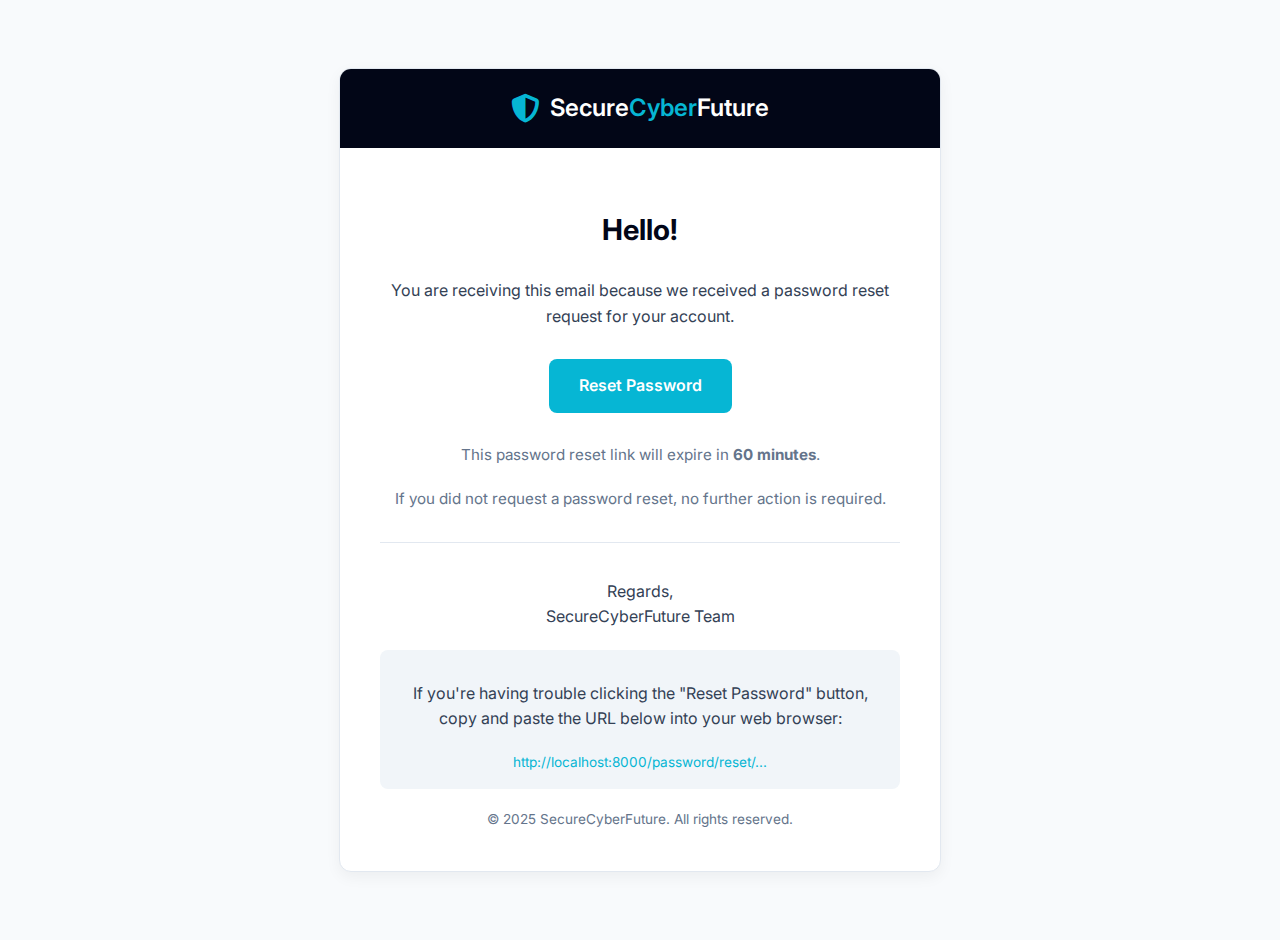
<file: emailformat.html>
<!DOCTYPE html>
<html lang="en">
<head>
    <meta charset="UTF-8">
    <meta name="viewport" content="width=device-width, initial-scale=1.0">
    <title>Password Reset Request</title>
    <link href="https://fonts.googleapis.com/css2?family=Inter:wght@300;400;500;600;700&display=swap" rel="stylesheet">
    <link rel="stylesheet" href="https://cdnjs.cloudflare.com/ajax/libs/font-awesome/6.4.0/css/all.min.css">
    <style>
        :root {
            --primary: #06b6d4;
            --primary-dark: #0891b2;
            --secondary: #0f172a;
            --secondary-dark: #020617;
            --background: #f8fafc;
            --background-alt: #f1f5f9;
            --text: #334155;
            --text-light: #64748b;
            --border: #e2e8f0;
            --white: #ffffff;
        }

        body {
            font-family: 'Inter', sans-serif;
            background-color: var(--background);
            color: var(--text);
            line-height: 1.6;
            margin: 0;
            padding: 20px;
            display: flex;
            justify-content: center;
            align-items: center;
            min-height: 100vh;
        }

        .email-container {
            max-width: 600px;
            width: 100%;
            background-color: var(--white);
            border-radius: 12px;
            overflow: hidden;
            box-shadow: 0 5px 15px rgba(0, 0, 0, 0.05);
            border: 1px solid var(--border);
        }

        .email-header {
            background-color: var(--secondary-dark);
            padding: 20px;
            text-align: center;
        }

        .logo {
            display: inline-flex;
            align-items: center;
            gap: 10px;
            color: var(--white);
            font-size: 1.5rem;
            font-weight: 600;
        }

        .logo i {
            font-size: 1.8rem;
            color: var(--primary);
        }

        .highlight {
            color: var(--primary);
        }

        .email-content {
            padding: 40px;
        }

        h1 {
            color: var(--secondary-dark);
            font-size: 1.8rem;
            margin-bottom: 25px;
            text-align: center;
        }

        p {
            margin-bottom: 20px;
            color: var(--text);
            font-size: 1rem;
            text-align: center;
        }

        .action-button-container {
            margin: 30px 0;
            text-align: center;
        }

        .reset-button {
            display: inline-block;
            padding: 14px 30px;
            background-color: var(--primary);
            color: var(--white);
            text-decoration: none;
            border-radius: 8px;
            font-weight: 600;
            font-size: 1rem;
            transition: all 0.3s ease;
            text-align: center;
        }

        .reset-button:hover {
            background-color: var(--primary-dark);
            transform: translateY(-2px);
            box-shadow: 0 5px 15px rgba(6, 182, 212, 0.2);
        }

        .expiry-note {
            color: var(--text-light);
            font-size: 0.95rem;
            text-align: center;
        }

        .disclaimer {
            color: var(--text-light);
            font-size: 0.95rem;
            text-align: center;
            margin-top: 20px;
        }

        .email-footer {
            margin-top: 30px;
            padding-top: 20px;
            border-top: 1px solid var(--border);
            text-align: center;
        }

        .trouble-text {
            margin: 20px 0;
            padding: 15px;
            background-color: var(--background-alt);
            border-radius: 8px;
            font-size: 0.9rem;
            text-align: center;
        }

        .plain-url {
            display: block;
            word-break: break-word;
            color: var(--primary);
            text-decoration: none;
            margin-top: 10px;
            font-size: 0.85rem;
        }

        .plain-url:hover {
            color: var(--primary-dark);
            text-decoration: underline;
        }

        .copyright {
            text-align: center;
            color: var(--text-light);
            font-size: 0.85rem;
            margin-top: 20px;
        }

        /* Mobile Responsive Styles */
        @media (max-width: 640px) {
            body {
                padding: 10px;
            }

            .email-container {
                width: 100%;
                border-radius: 8px;
            }

            .email-content {
                padding: 25px;
            }
            
            h1 {
                font-size: 1.5rem;
            }

            .reset-button {
                display: block;
                width: 100%;
                text-align: center;
                padding: 12px;
                font-size: 1rem;
            }

            .trouble-text {
                font-size: 0.85rem;
                padding: 12px;
            }

            .plain-url {
                font-size: 0.8rem;
                word-break: break-word;
            }
        }
    </style>
</head>
<body>
    <div class="email-container">
        <div class="email-header">
            <div class="logo">
                <i class="fas fa-shield-alt"></i>
                <span>Secure<span class="highlight">Cyber</span>Future</span>
            </div>
        </div>
        
        <div class="email-content">
            <h1>Hello!</h1>
            
            <p>You are receiving this email because we received a password reset request for your account.</p>
            
            <div class="action-button-container">
                <a href="reset-pass.html" class="reset-button">
                    Reset Password
                </a>
            </div>
            
            <p class="expiry-note">This password reset link will expire in <strong>60 minutes</strong>.</p>
            
            <p class="disclaimer">If you did not request a password reset, no further action is required.</p>
            
            <div class="email-footer">
                <p>Regards,<br>SecureCyberFuture Team</p>
                
                <div class="trouble-text">
                    <p>If you're having trouble clicking the "Reset Password" button, copy and paste the URL below into your web browser:</p>
                    <a href="http://localhost:8000/password/reset/..." class="plain-url">
                        http://localhost:8000/password/reset/...
                    </a>
                </div>
                
                <div class="copyright">
                    © 2025 SecureCyberFuture. All rights reserved.
                </div>
            </div>
        </div>
    </div>
</body>
</html>
</file>
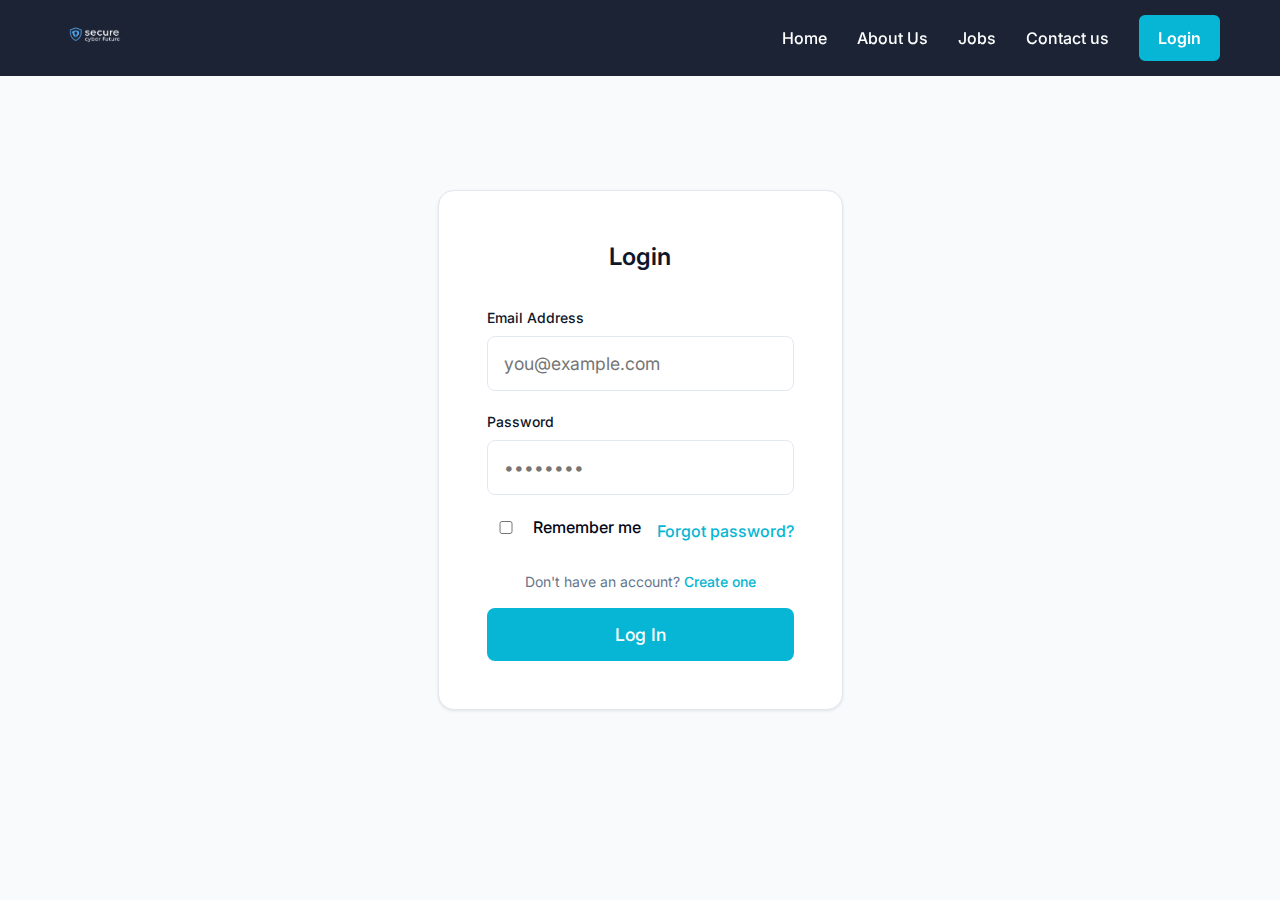
<file: login.html>
<!DOCTYPE html>
<html lang="en">
<head>
    <meta charset="UTF-8">
    <meta name="viewport" content="width=device-width, initial-scale=1.0">
    <title>Login | SecureCyberFuture</title>
    <link rel="stylesheet" href="https://cdnjs.cloudflare.com/ajax/libs/font-awesome/6.4.0/css/all.min.css">
    <link href="https://fonts.googleapis.com/css2?family=Inter:wght@300;400;500;600;700&display=swap" rel="stylesheet">
    <link rel="stylesheet" href="style.css">
    <link rel="stylesheet" href="login.css">
</head>
<body>
    <header>
        <div class="container">
            <div class="logo">
                <img src="Logo3.png"  alt="Secure Cyber Future">
            </div>
            <nav>
                <ul class="nav-links">
                    <li><a href="index.html" >Home</a></li>
                    <li><a href="about.html">About Us</a></li>
                    <li><a href="#benefits">Jobs</a></li>
                    <li><a href="contact.html">Contact us</a></li>
        
                    <li class="nav-btn"><a href="login.html" class="btn btn-primary-dark">Login</a></li>
                </ul>
                <div class="mobile-menu-btn">
                    <span></span>
                    <span></span>
                    <span></span>
                </div>
            </nav>
        </div>
    </header>

    <!-- Added spacing container -->
    <div class="page-spacing">
        <div class="auth-container">
            <div class="auth-card">
                <div class="auth-header">
                    <h2>Login</h2>
                </div>
                
                <form class="auth-form">
                    <div class="input-group">
                        <label>Email Address</label>
                        <div class="input-field">
                            <input type="email" placeholder="you@example.com">
                        </div>
                    </div>
                    
                    <div class="input-group">
                        <label>Password</label>
                        <div class="input-field">
                            <input type="password" id="password" placeholder="••••••••">
                            <span class="toggle-pw" onclick="togglePassword()"></span>
                        </div>
                    </div>
                    
                    <div class="auth-options">
                        <label class="remember-option">
                          <input type="checkbox" name="remember">
                          Remember me
                        </label>
                        <a href="reset-pass-mail.html" class="forgot-pw">Forgot password?</a>
                      </div>
                      
                    <div class="auth-footer">
                        <p>Don't have an account? <a href="register.html">Create one</a></p>
                    </div>
                    <button type="submit" class="auth-btn">Log In</button>
                </form>
                
                
            </div>
        </div>
    </div>

    <script>
        function togglePassword() {
            const pwInput = document.getElementById('password');
            const toggleBtn = document.querySelector('.toggle-pw');
            
            if (pwInput.type === 'password') {
                pwInput.type = 'text';
                toggleBtn.classList.add('visible');
            } else {
                pwInput.type = 'password';
                toggleBtn.classList.remove('visible');
            }
        }
    </script>
</body>
</html>
</file>
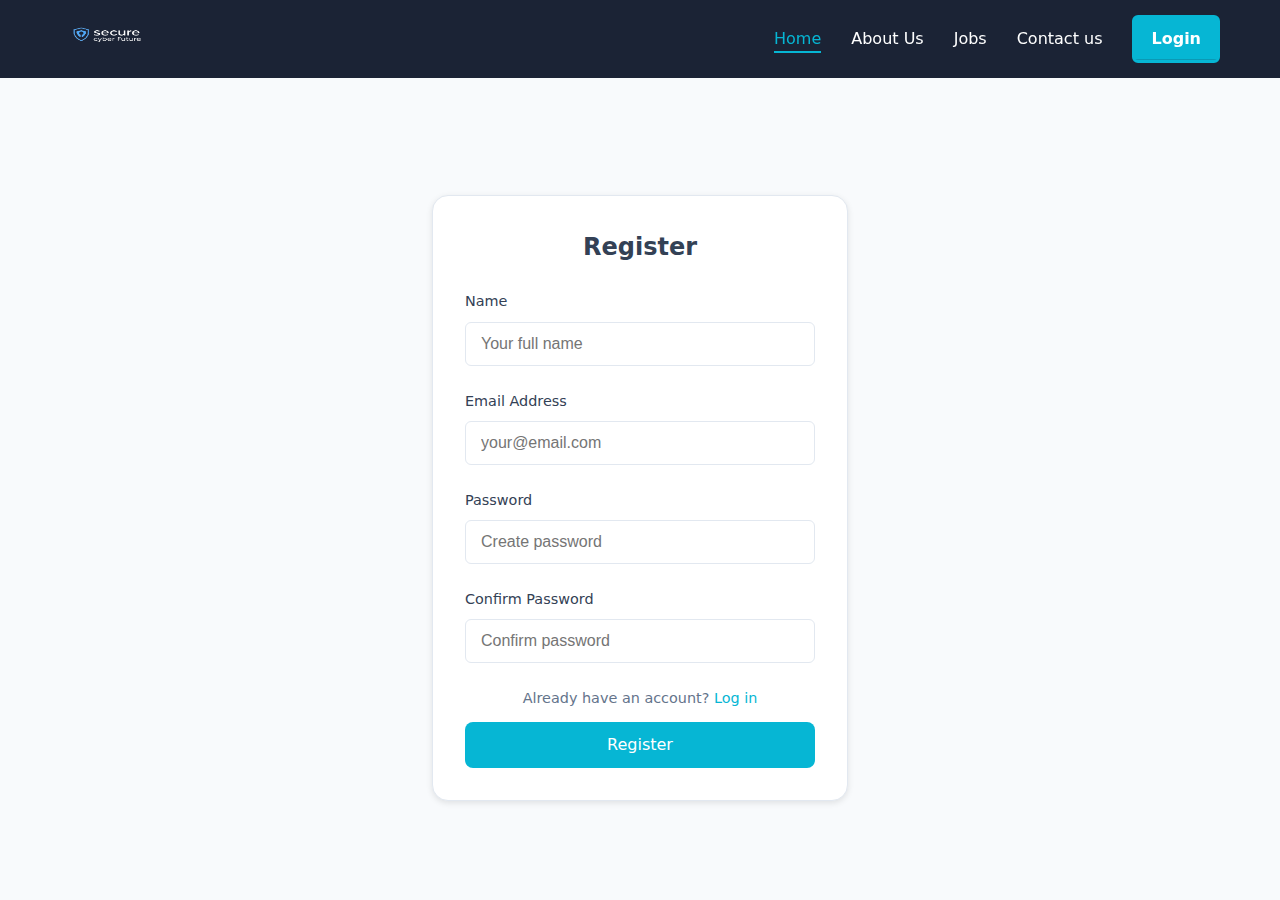
<file: register.html>
<!DOCTYPE html>
<html lang="en">
<head>
    <meta charset="UTF-8">
    <meta name="viewport" content="width=device-width, initial-scale=1.0">
    <title>Register</title>
    <link rel="stylesheet" href="register.css">
    <link rel="stylesheet" href="style.css">
</head>
<body>
    <header>
        <div class="container">
            <div class="logo">
                <img src="Logo3.png" height="60px" width="100px" alt="Secure Cyber Future">
            </div>
            <nav>
                <ul class="nav-links">
                    <li><a href="index.html" class="active">Home</a></li>
                    <li><a href="about.html">About Us</a></li>
                    <li><a href="#benefits">Jobs</a></li>
                    <li><a href="contact.html">Contact us</a></li>
        
                    <li class="nav-btn"><a href="login.html" class="btn btn-primary-dark">Login</a></li>
                </ul>
                <div class="mobile-menu-btn">
                    <span></span>
                    <span></span>
                    <span></span>
                </div>
            </nav>
        </div>
    </header>
    <main class="auth-container">
        <div class="auth-card">
            <h1 class="auth-title">Register</h1>
            
            <form class="auth-form">
                <div class="input-group">
                    <label>Name</label>
                    <input type="text" placeholder="Your full name">
                </div>
                
                <div class="input-group">
                    <label>Email Address</label>
                    <input type="email" placeholder="your@email.com">
                </div>
                
                <div class="input-group">
                    <label>Password</label>
                    <input type="password" placeholder="Create password">
                </div>
                
                <div class="input-group">
                    <label>Confirm Password</label>
                    <input type="password" placeholder="Confirm password">
                </div>
                <div class="auth-footer">
                    <p>Already have an account? <a href="login.html">Log in</a></p>
                </div>
                <button type="submit" class="primary-btn">Register</button>
            </form>
        </div>
    </main>
</body>
</html>
</file>
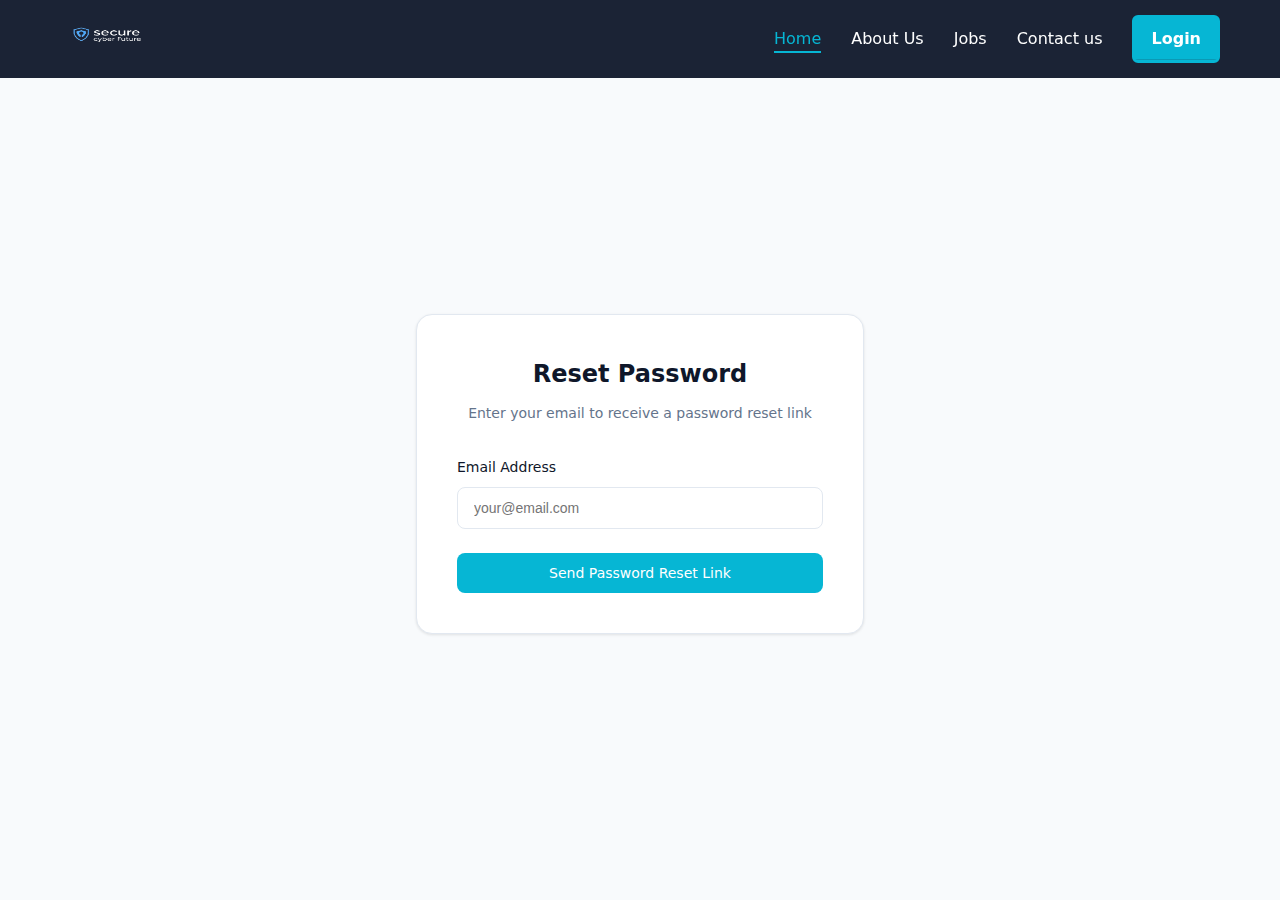
<file: reset-pass-mail.html>
<!DOCTYPE html>
<html lang="en">
<head>
    <meta charset="UTF-8">
    <meta name="viewport" content="width=device-width, initial-scale=1.0">
    <title>Reset Password</title>
    <link rel="stylesheet" href="reset-pass-mail.css">
    <link rel="stylesheet" href="style.css">
</head>
<body>
    <header>
        <div class="container">
            <div class="logo">
                <img src="Logo3.png" height="60px" width="100px" alt="Secure Cyber Future">
            </div>
            <nav>
                <ul class="nav-links">
                    <li><a href="index.html" class="active">Home</a></li>
                    <li><a href="about.html">About Us</a></li>
                    <li><a href="#benefits">Jobs</a></li>
                    <li><a href="contact.html">Contact us</a></li>
        
                    <li class="nav-btn"><a href="login.html" class="btn btn-primary-dark">Login</a></li>
                </ul>
                <div class="mobile-menu-btn">
                    <span></span>
                    <span></span>
                    <span></span>
                </div>
            </nav>
        </div>
    </header>
    <div class="auth-container">
        <div class="auth-card">
            <div class="auth-header">
                <h2>Reset Password</h2>
                <p>Enter your email to receive a password reset link</p>
            </div>
            
            <form class="auth-form">
                <div class="input-group">
                    <label for="email">Email Address</label>
                    <div class="input-field">
                        <input type="email" id="email" placeholder="your@email.com" required>
                    </div>
                </div>
                <button type="button" class="auth-btn" onclick="window.location.href='emailformat.html';">
                    Send Password Reset Link
                </button>
                
            </form>
        </div>
    </div>
</body>
</html>
</file>
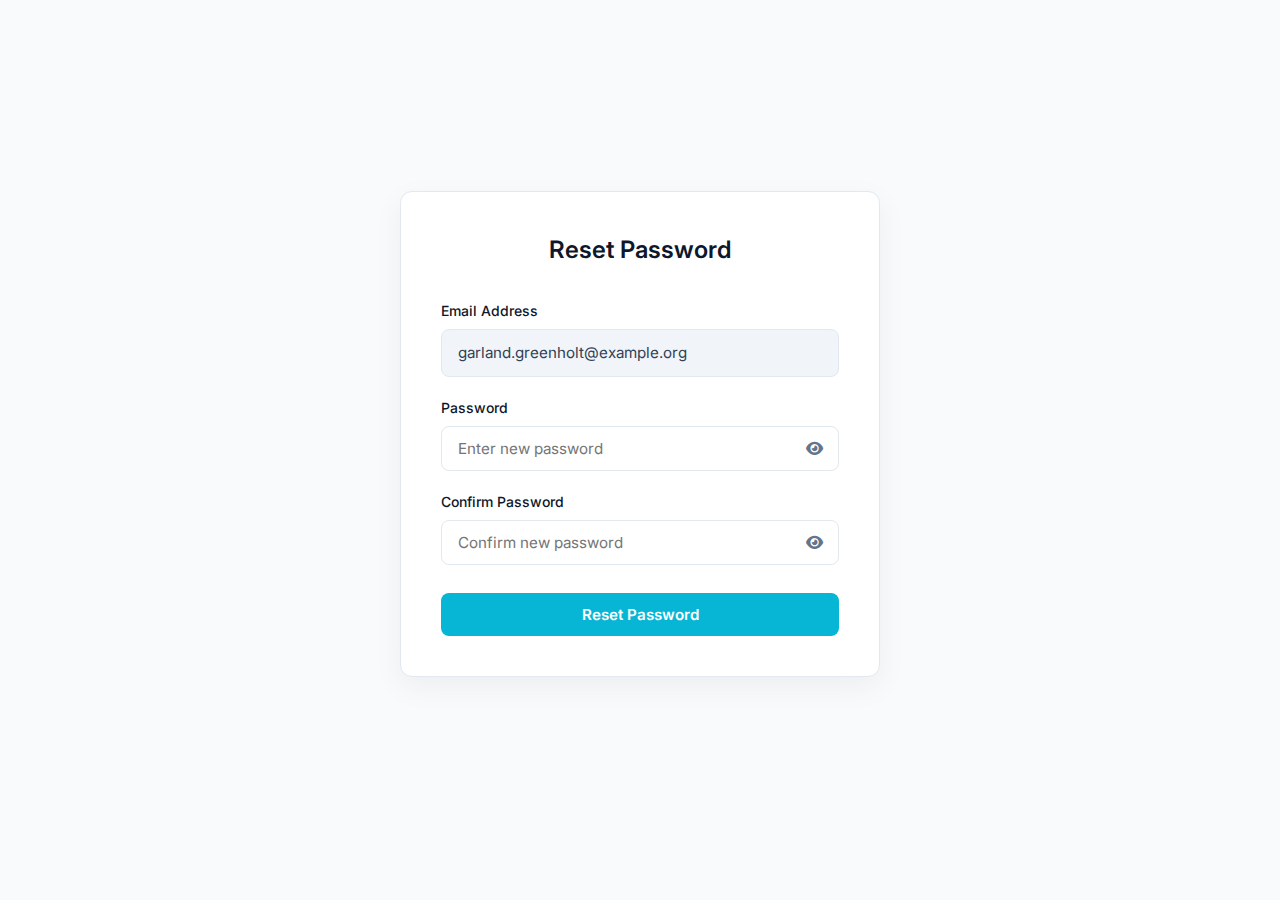
<file: reset-pass.html>
<!DOCTYPE html>
<html lang="en">

<head>
    <meta charset="UTF-8">
    <meta name="viewport" content="width=device-width, initial-scale=1.0">
    <title>Reset Password | SecureCyberFuture</title>
    <link href="https://fonts.googleapis.com/css2?family=Inter:wght@300;400;500;600;700&display=swap" rel="stylesheet">
    <link rel="stylesheet" href="https://cdnjs.cloudflare.com/ajax/libs/font-awesome/6.4.0/css/all.min.css">
   <link rel="stylesheet" href="reset-pass.css">
</head>

<body>
    <div class="reset-container">
        <div class="reset-card">
            <div class="reset-header">
                <h1>Reset Password</h1>
            </div>

            <form class="reset-form">
                <div class="form-group">
                    <label>Email Address</label>
                    <div class="email-display">garland.greenholt@example.org</div>
                </div>

                <div class="form-group">
                    <label for="password">Password</label>
                    <div class="input-wrapper">
                        <input type="password" id="password" placeholder="Enter new password" required>
                        <i class="fas fa-eye password-toggle"></i>
                    </div>
                </div>

                <div class="form-group">
                    <label for="confirm-password">Confirm Password</label>
                    <div class="input-wrapper">
                        <input type="password" id="confirm-password" placeholder="Confirm new password" required>
                        <i class="fas fa-eye password-toggle"></i>
                    </div>
                </div>

                <button type="submit" class="reset-btn">Reset Password</button>
            </form>
        </div>
    </div>

    <script>
        document.addEventListener('DOMContentLoaded', function () {
            const toggleIcons = document.querySelectorAll('.password-toggle');

            toggleIcons.forEach(icon => {
                icon.addEventListener('click', function () {
                    const input = this.previousElementSibling;
                    const type = input.getAttribute('type') === 'password' ? 'text' : 'password';
                    input.setAttribute('type', type);
                    this.classList.toggle('fa-eye-slash');
                });
            });
        });
    </script>
</body>

</html>
</file>
<file: style.css>
/* Base Styles */
:root {
    --primary: #06b6d4;
    --primary-dark: #0891b2;
    --secondary: #1e293b;
    --secondary-light: #334155;
    --secondary-dark: #0f172a;
    --text: #1e293b;
    --text-light: #64748b;
    --text-dark: #0f172a;
    --background: #ffffff;
    --background-alt: #f8fafc;
    --border: #e2e8f0;
    --success: #10b981;
    --error: #ef4444;
    --warning: #f59e0b;
}

* {
    margin: 0;
    padding: 0;
    box-sizing: border-box;
}

html {
    scroll-behavior: smooth;
}

body {
    font-family: 'Inter', sans-serif;
    color: var(--text);
    line-height: 1.6;
    background-color: var(--background);
}

.container {
    width: 100%;
    max-width: 1200px;
    margin: 0 auto;
    padding: 0 20px;
}

a {
    text-decoration: none;
    color: var(--primary);
    transition: color 0.3s ease;
}

a:hover {
    color: var(--primary-dark);
}

ul {
    list-style: none;
}


.section-header {
    text-align: center;
    margin-bottom: 50px;
}

.section-header h2 {
    font-size: 2.5rem;
    margin-bottom: 15px;
    color: var(--secondary-dark);
}

.section-header p {
    font-size: 1.1rem;
    color: var(--text-light);
    max-width: 700px;
    margin: 0 auto;
}

.highlight {
    color: var(--primary);
}

/* Buttons */
.btn {
    display: inline-block;
    padding: 12px 24px;
    border-radius: 6px;
    font-weight: 600;
    text-align: center;
    cursor: pointer;
    transition: all 0.3s ease;
    border: none;
    font-size: 1rem;
}

.btn-secondary {
    background: linear-gradient(to left, var(--primary) 50%, #FFF 50%);
    border: 3px solid var(--primary);
    background-size: 200% 100%;
    background-position: left;
    transition: all .5s ease;
    color: var(--primary);
}

.btn-secondary:hover,
.btn-secondary:active {
    color: #FFF;
    background-position: right;
    transition: all .5s ease;
}

.btn-secondary-dark {
    background: linear-gradient(to left, var(--primary) 50%, #0f172ae6 50%);
    border: 3px solid var(--primary);
    background-size: 200% 100%;
    background-position: left;
    transition: all .5s ease;
    color: var(--primary);
}

.btn-secondary-dark:hover,
.btn-secondary-dark:active {
    color: #FFF;
    background-position: right;
    transition: all .5s ease;
}


.btn-primary {
    background: linear-gradient(to left, #fff 50%, var(--primary) 50%);
    border: 3px solid var(--primary);
    background-size: 200% 100%;
    background-position: left;
    transition: all .5s ease;
    color: white;
}

.btn-primary:hover,
.btn-primary:active {
    color: var(--primary);
    background-position: right;
    transition: all .5s ease;
}

.btn-primary-dark {
    background: linear-gradient(to left, #0f172ae6 50%, var(--primary) 50%);
    border: 3px solid var(--primary);
    background-size: 200% 100%;
    background-position: left;
    transition: all .5s ease;
    color: white;
}

.btn-primary-dark:hover,
.btn-primary-dark:active {
    color: var(--primary);
    background-position: right;
    transition: all .5s ease;
}

.btn-text {
    color: var(--primary);
    font-weight: 600;
    display: inline-flex;
    align-items: center;
    transition: all 0.3s ease;
}

.btn-text i {
    margin-left: 8px;
    transition: transform 0.3s ease;
}

.btn-text:hover {
    color: var(--primary-dark);
}

.btn-text:hover i {
    transform: translateX(5px);
}

/* Header */
header {
    position: fixed;
    top: 0;
    left: 0;
    width: 100%;
    z-index: 1000;
    background-color: rgba(15, 23, 42, 0.9);
    backdrop-filter: blur(10px);
    padding: 15px 0;
    transition: all 0.3s ease;
}

header .container {
    display: flex;
    justify-content: space-between;
    align-items: center;
}




.nav-links {
    display: flex;
    gap: 30px;
}

.nav-links a {
    color: white;
    font-weight: 500;
    position: relative;
}

.nav-links a::after {
    content: '';
    position: absolute;
    bottom: -5px;
    left: 0;
    width: 0;
    height: 2px;
    background-color: var(--primary);
    transition: width 0.3s ease;
}

.nav-links a:hover::after {
    width: 100%;
}

.nav-links .active {
    color: var(--primary);
}
.nav-links .active::after {
    width: 100%;
}

.mobile-menu-btn {
    display: none;
    flex-direction: column;
    justify-content: space-between;
    width: 30px;
    height: 21px;
    cursor: pointer;
}

.mobile-menu-btn span {
    display: block;
    height: 3px;
    width: 100%;
    background-color: white;
    border-radius: 3px;
    transition: all 0.3s ease;
}

/* Hero Section */
.hero {
    background: linear-gradient(135deg, var(--secondary-dark) 0%, var(--secondary) 100%);
    color: white;
    padding: 150px 0 100px;
    position: relative;
    overflow: hidden;
}

.hero::before {
    content: '';
    position: absolute;
    top: 0;
    left: 0;
    width: 100%;
    height: 100%;
    background-image: url("data:image/svg+xml,%3Csvg width='60' height='60' viewBox='0 0 60 60' xmlns='http://www.w3.org/2000/svg'%3E%3Cg fill='none' fill-rule='evenodd'%3E%3Cg fill='%23ffffff' fill-opacity='0.05'%3E%3Cpath d='M36 34v-4h-2v4h-4v2h4v4h2v-4h4v-2h-4zm0-30V0h-2v4h-4v2h4v4h2V6h4V4h-4zM6 34v-4H4v4H0v2h4v4h2v-4h4v-2H6zM6 4V0H4v4H0v2h4v4h2V6h4V4H6z'/%3E%3C/g%3E%3C/g%3E%3C/svg%3E");
}

.hero .container {
    display: grid;
    grid-template-columns: 1fr 1fr;
    gap: 50px;
    align-items: center;
    position: relative;
}

.hero-content {
    z-index: 1;
}

.hero h1 {
    font-size: 3.5rem;
    line-height: 1.2;
    margin-bottom: 20px;
}

.hero p {
    font-size: 1.2rem;
    margin-bottom: 30px;
    opacity: 0.9;
    max-width: 500px;
}

.hero-buttons {
    display: flex;
    gap: 15px;
    margin-bottom: 30px;
}

.hero-stats {
    display: flex;
    flex-wrap: wrap;
    gap: 20px;
}

.stat {
    display: flex;
    align-items: center;
    font-size: 0.9rem;
    opacity: 0.8;
}

.stat i {
    margin-right: 8px;
    color: var(--primary);
}

.hero-image {
    position: relative;
    z-index: 1;
}

.hero-image img {
    border-radius: 10px;
    box-shadow: 0 20px 40px rgba(0, 0, 0, 0.3);
    border: 1px solid rgba(255, 255, 255, 0.1);
}

/* Jobs Section */
.jobs {
    padding: 100px 0;
    background-color: var(--background-alt);
}

.job-list {
    display: grid;
    grid-template-columns: repeat(auto-fill, minmax(350px, 1fr));
    gap: 30px;
    margin-bottom: 40px;
}

.job-card {
    background-color: white;
    border-radius: 10px;
    padding: 25px;
    box-shadow: 0 5px 15px rgba(0, 0, 0, 0.05);
    border: 1px solid var(--border);
    transition: transform 0.3s ease, box-shadow 0.3s ease;
    position: relative;
}

.job-card:hover {
    transform: translateY(-5px);
    box-shadow: 0 10px 25px rgba(0, 0, 0, 0.1);
}

.job-header {
    display: flex;
    justify-content: space-between;
    align-items: center;
    margin-bottom: 10px;
}

.job-header h3 {
    font-size: 1.3rem;
    color: var(--secondary-dark);
}

.job-tag {
    font-size: 0.8rem;
    font-weight: 600;
    padding: 4px 10px;
    border-radius: 20px;
    text-transform: uppercase;
}

.job-tag.new {
    background-color: rgba(16, 185, 129, 0.1);
    color: var(--success);
}

.job-department {
    color: var(--primary);
    font-weight: 500;
    margin-bottom: 15px;
}

.job-details {
    display: flex;
    gap: 20px;
    margin-bottom: 15px;
    font-size: 0.9rem;
    color: var(--text-light);
}

.job-detail {
    display: flex;
    align-items: center;
}

.job-detail i {
    margin-right: 5px;
}

.job-card p {
    margin-bottom: 15px;
    color: var(--text);
}

.job-requirements {
    margin-bottom: 20px;
}

.job-requirements h4 {
    font-size: 1rem;
    margin-bottom: 10px;
    color: var(--secondary-dark);
}

.job-requirements ul {
    padding-left: 20px;
}

.job-requirements li {
    position: relative;
    padding-left: 15px;
    margin-bottom: 5px;
    font-size: 0.9rem;
    color: var(--text-light);
}

.job-requirements li::before {
    content: '';
    position: absolute;
    left: 0;
    top: 10px;
    width: 6px;
    height: 6px;
    border-radius: 50%;
    background-color: var(--primary);
}

.job-apply-btn {
    width: calc(100% - 50px);
}

.btn-save {
    position: absolute;
    right: 25px;
    bottom: 25px;
    background: none;
    border: none;
    font-size: 1.2rem;
    color: var(--text-light);
    cursor: pointer;
    transition: color 0.3s ease;
}

.btn-save:hover, .btn-save.saved {
    color: var(--primary);
}

.btn-save.saved i {
    font-weight: 900;
}

.view-all {
    text-align: center;
}

/* About Section */
.about {
    padding: 100px 0;
    background-color: white;
}

.benefits-grid {
    display: grid;
    grid-template-columns: repeat(auto-fill, minmax(300px, 1fr));
    gap: 30px;
}

.benefit-card {
    background-color: var(--background-alt);
    border-radius: 10px;
    padding: 30px;
    border: 1px solid var(--border);
    transition: transform 0.3s ease, border-color 0.3s ease;
}

.benefit-card:hover {
    transform: translateY(-5px);
    border-color: var(--primary);
}

.benefit-icon {
    width: 60px;
    height: 60px;
    background-color: rgba(6, 182, 212, 0.1);
    border-radius: 10px;
    display: flex;
    align-items: center;
    justify-content: center;
    margin-bottom: 20px;
}

.benefit-icon i {
    font-size: 1.8rem;
    color: var(--primary);
}

.benefit-card h3 {
    font-size: 1.2rem;
    margin-bottom: 10px;
    color: var(--secondary-dark);
}

.benefit-card p {
    color: var(--text-light);
    font-size: 0.95rem;
}
/* Ensure nav-links list items are aligned properly */
.nav-links {
    display: flex;
    gap: 30px;
    align-items: center;
}

/* Style for new nav button list items */
.nav-links li.nav-btn a.btn {
    padding: 8px 16px;
    border-radius: 6px;
    font-weight: 600;
    text-decoration: none;
    transition: all 0.3s ease;
}



/* Login Button */
.nav-links .btn-primary:hover::after {
    width: 0%;
}

.nav-links .btn-primary-dark:hover::after {
    width: 0%;
}


    

/* Mobile responsiveness */
@media (max-width: 768px) {
    .nav-links {
        display: none;
    }
    .mobile-menu-btn {
        display: flex;
    }
}


/* Testimonials Section */
.testimonials {
    padding: 100px 0;
    background-color: var(--secondary-dark);
    color: white;
}

.testimonials .section-header h2 {
    color: white;
}

.testimonials .section-header p {
    color: rgba(255, 255, 255, 0.7);
}

.testimonial-slider {
    position: relative;
    max-width: 800px;
    margin: 0 auto 30px;
    height: 250px;
}

.testimonial-card {
    background-color: rgba(255, 255, 255, 0.05);
    border-radius: 10px;
    padding: 30px;
    border: 1px solid rgba(255, 255, 255, 0.1);
    position: absolute;
    top: 0;
    left: 0;
    width: 100%;
    opacity: 0;
    visibility: hidden;
    transition: all 0.5s ease;
}

.testimonial-card.active {
    opacity: 1;
    visibility: visible;
}

.testimonial-quote {
    margin-bottom: 20px;
    font-style: italic;
    color: rgba(255, 255, 255, 0.9);
}

.testimonial-author {
    display: flex;
    align-items: center;
}

.testimonial-author img {
    width: 60px;
    height: 60px;
    border-radius: 50%;
    margin-right: 15px;
    border: 2px solid var(--primary);
}

.testimonial-author h4 {
    font-size: 1.1rem;
    margin-bottom: 5px;
}

.testimonial-author p {
    font-size: 0.9rem;
    color: rgba(255, 255, 255, 0.7);
}

.testimonial-controls {
    display: flex;
    justify-content: center;
    gap: 10px;
}

.testimonial-dot {
    width: 12px;
    height: 12px;
    border-radius: 50%;
    background-color: rgba(255, 255, 255, 0.2);
    border: none;
    cursor: pointer;
    transition: all 0.3s ease;
}

.testimonial-dot.active {
    background-color: var(--primary);
}

/* Apply Section */
.apply {
    padding: 100px 0;
    background-color: var(--background-alt);
}

.apply .container {
    display: grid;
    grid-template-columns: 1fr 1fr;
    gap: 50px;
    align-items: center;
}

.application-form {
    display: flex;
    flex-wrap: wrap;
    gap: 20px;
}

.form-group {
    width: calc(50% - 10px);
}

.form-group.full-width {
    width: 100%;
}

label {
    display: block;
    margin-bottom: 8px;
    font-weight: 500;
    color: var(--secondary-dark);
}

input, select, textarea {
    width: 100%;
    padding: 12px 15px;
    border: 1px solid var(--border);
    border-radius: 6px;
    font-family: 'Inter', sans-serif;
    font-size: 1rem;
    transition: border-color 0.3s ease;
}

input:focus, select:focus, textarea:focus {
    outline: none;
    border-color: var(--primary);
}

input[type="file"] {
    padding: 10px;
}

textarea {
    resize: vertical;
    min-height: 120px;
}

.checkbox-container {
    display: flex;
    align-items: center;
    position: relative;
    padding-left: 35px;
    cursor: pointer;
    font-size: 0.95rem;
    user-select: none;
}

.checkbox-container input {
    position: absolute;
    opacity: 0;
    cursor: pointer;
    height: 0;
    width: 0;
}

.checkmark {
    position: absolute;
    top: 0;
    left: 0;
    height: 20px;
    width: 20px;
    background-color: #fff;
    border: 1px solid var(--border);
    border-radius: 4px;
}

.checkbox-container:hover input ~ .checkmark {
    border-color: var(--primary);
}

.checkbox-container input:checked ~ .checkmark {
    background-color: var(--primary);
    border-color: var(--primary);
}

.checkmark:after {
    content: "";
    position: absolute;
    display: none;
}

.checkbox-container input:checked ~ .checkmark:after {
    display: block;
}

.checkbox-container .checkmark:after {
    left: 7px;
    top: 3px;
    width: 5px;
    height: 10px;
    border: solid white;
    border-width: 0 2px 2px 0;
    transform: rotate(45deg);
}

.apply-image img {
    border-radius: 10px;
    box-shadow: 0 10px 30px rgba(0, 0, 0, 0.1);
}

/* Footer */
footer {
    background-color: var(--secondary-dark);
    color: white;
    padding: 80px 0 30px;
}

.footer-content {
    display: grid;
    grid-template-columns: repeat(auto-fit, minmax(200px, 1fr));
    gap: 40px;
    margin-bottom: 50px;
}

.footer-column h3 {
    font-size: 1.2rem;
    margin-bottom: 20px;
    color: white;
}

.footer-column p {
    color: rgba(255, 255, 255, 0.7);
    margin-bottom: 20px;
    font-size: 0.95rem;
}

.footer-column ul li {
    margin-bottom: 10px;
}

.footer-column ul li a {
    color: rgba(255, 255, 255, 0.7);
    transition: color 0.3s ease;
}

.footer-column ul li a:hover {
    color: var(--primary);
}

.social-links {
    display: flex;
    gap: 15px;
}

.social-links a {
    display: flex;
    align-items: center;
    justify-content: center;
    width: 36px;
    height: 36px;
    background-color: rgba(255, 255, 255, 0.1);
    border-radius: 50%;
    color: white;
    transition: all 0.3s ease;
}

.social-links a:hover {
    background-color: var(--primary);
    color: white;
}

.contact-info li {
    display: flex;
    align-items: flex-start;
    margin-bottom: 15px;
    color: rgba(255, 255, 255, 0.7);
}

.contact-info li i {
    margin-right: 10px;
    margin-top: 5px;
    color: var(--primary);
}

.footer-bottom {
    display: flex;
    justify-content: space-between;
    align-items: center;
    padding-top: 30px;
    border-top: 1px solid rgba(255, 255, 255, 0.1);
    font-size: 0.9rem;
}

.footer-bottom p {
    color: rgba(255, 255, 255, 0.7);
}

.footer-links {
    display: flex;
    gap: 20px;
}

.footer-links a {
    color: rgba(255, 255, 255, 0.7);
}

.footer-links a:hover {
    color: var(--primary);
}

/* Modal */
.modal {
    display: none;
    position: fixed;
    z-index: 2000;
    left: 0;
    top: 0;
    width: 100%;
    height: 100%;
    background-color: rgba(15, 23, 42, 0.8);
    backdrop-filter: blur(5px);
}

.modal-content {
    background-color: white;
    margin: 10% auto;
    padding: 40px;
    border-radius: 10px;
    max-width: 500px;
    text-align: center;
    box-shadow: 0 10px 30px rgba(0, 0, 0, 0.2);
    animation: modalFadeIn 0.5s;
}

@keyframes modalFadeIn {
    from {
        opacity: 0;
        transform: translateY(-50px);
    }
    to {
        opacity: 1;
        transform: translateY(0);
    }
}

.close-modal {
    position: absolute;
    top: 20px;
    right: 20px;
    font-size: 1.5rem;
    cursor: pointer;
    color: var(--text-light);
    transition: color 0.3s ease;
}

.close-modal:hover {
    color: var(--text-dark);
}

.modal-icon {
    font-size: 4rem;
    color: var(--success);
    margin-bottom: 20px;
}

.modal h3 {
    font-size: 1.8rem;
    margin-bottom: 15px;
    color: var(--secondary-dark);
}

.modal p {
    margin-bottom: 25px;
    color: var(--text-light);
}

/* Responsive Styles */
@media (max-width: 992px) {
    .hero h1 {
        font-size: 2.8rem;
    }

    .hero .container, .apply .container {
        grid-template-columns: 1fr;
    }

    .hero-image {
        display: none;
    }

    .apply-image {
        display: none;
    }
}

@media (max-width: 768px) {
    .nav-links {
        display: none;
    }

    .mobile-menu-btn {
        display: flex;
    }

    .mobile-menu-active .nav-links {
        display: flex;
        flex-direction: column;
        position: absolute;
        top: 70px;
        left: 0;
        width: 100%;
        background-color: var(--secondary-dark);
        padding: 20px;
        gap: 15px;
    }

    .section-header h2 {
        font-size: 2rem;
    }

    .job-list {
        grid-template-columns: 1fr;
    }

    .footer-content {
        grid-template-columns: 1fr;
    }

    .footer-bottom {
        flex-direction: column;
        gap: 15px;
    }
}

@media (max-width: 576px) {
    .hero h1 {
        font-size: 2.2rem;
    }

    .hero-buttons {
        flex-direction: column;
    }

    .form-group {
        width: 100%;
    }

    .modal-content {
        margin: 20% auto;
        padding: 30px;
    }
}




/* About us Cs*/

        :root {
            --primary: #06b6d4;
            --primary-dark: #0891b2;
            --secondary: #0f172a;
            --secondary-dark: #020617;
            --background: #f8fafc;
            --background-alt: #f1f5f9;
            --text: #334155;
            --text-light: #64748b;
            --border: #e2e8f0;
            --white: #ffffff;
        }

        * {
            margin: 0;
            padding: 0;
            box-sizing: border-box;
        }

        body {
            font-family: 'Inter', sans-serif;
            color: var(--text);
            line-height: 1.6;
            background-color: var(--background);
        }

        .container {
            width: 100%;
            max-width: 1200px;
            margin: 0 auto;
            padding: 0 20px;
        }

        /* Header Styles */
        header {
            background-color: rgba(15, 23, 42, 0.95);
            padding: 15px 0;
            position: fixed;
            width: 100%;
            top: 0;
            z-index: 1000;
            transition: all 0.3s ease;
        }

        .header-container {
            display: flex;
            justify-content: space-between;
            align-items: center;
        }

   .logo img{
    height: 40px;
   }
        .highlight {
            color: var(--primary);
        }

        /* Navigation */
        nav ul {
            display: flex;
            list-style: none;
            gap: 25px;
        }

        nav a {
            color: white;
            text-decoration: none;
            font-weight: 500;
            transition: color 0.3s ease;
        }

        nav a:hover {
            color: var(--primary);
        }

        .nav-btn .btn {
            padding: 10x 20px;
            border-radius: 6px;
            font-weight: 600;
            transition: all 0.3s ease;
        }

        /* Hero Section */
        .hero {
            padding: 180px 0 100px;
            background: linear-gradient(135deg, var(--secondary-dark) 0%, var(--secondary) 100%);
            color: white;
        }

        .hero-container {
            display: grid;
            grid-template-columns: 1fr 1fr;
            gap: 50px;
            align-items: center;
        }

        .hero-content h1 {
            font-size: 3rem;
            margin-bottom: 20px;
            line-height: 1.2;
        }

        .hero-content p {
            font-size: 1.1rem;
            margin-bottom: 30px;
            opacity: 0.9;
        }

        .hero-stats {
            display: flex;
            gap: 30px;
            margin-top: 40px;
        }

        .stat {
            display: flex;
            align-items: center;
            gap: 10px;
        }

        .stat i {
            font-size: 1.5rem;
            color: var(--primary);
        }

      
        .hero-image:hover img {
            transform: scale(1.03);
        }

        /* Section Styles */
        .section {
            padding: 100px 0;
        }

        .section-header {
            text-align: center;
            margin-bottom: 60px;
        }

        .section-header h2 {
            font-size: 2.5rem;
            color: var(--secondary-dark);
            margin-bottom: 15px;
        }

        .section-header p {
            font-size: 1.1rem;
            color: var(--text-light);
            max-width: 700px;
            margin: 0 auto;
        }

        /* Mission Section */
        .mission-section {
            background-color: var(--background-alt);
        }

        .mission-grid {
            display: grid;
            grid-template-columns: repeat(auto-fit, minmax(300px, 1fr));
            gap: 30px;
        }

        .mission-card {
            background-color: var(--white);
            border-radius: 10px;
            padding: 40px 30px;
            box-shadow: 0 5px 15px rgba(0, 0, 0, 0.03);
            border: 1px solid var(--border);
            transition: transform 0.3s ease, box-shadow 0.3s ease;
        }

        .mission-card:hover {
            transform: translateY(-10px);
            box-shadow: 0 15px 30px rgba(0, 0, 0, 0.1);
        }

        .mission-icon {
            width: 70px;
            height: 70px;
            background-color: rgba(6, 182, 212, 0.1);
            border-radius: 12px;
            display: flex;
            align-items: center;
            justify-content: center;
            margin-bottom: 25px;
        }

        .mission-icon i {
            font-size: 2rem;
            color: var(--primary);
        }

        .mission-card h3 {
            font-size: 1.4rem;
            margin-bottom: 15px;
            color: var(--secondary-dark);
        }

        /* Story Section */
        .story-container {
            max-width: 900px;
            margin: 0 auto;
            position: relative;
        }

        .story-timeline {
            position: relative;
            padding-left: 120px;
        }

        .story-timeline::before {
            content: '';
            position: absolute;
            top: 0;
            bottom: 0;
            left: 60px;
            width: 2px;
            background-color: var(--border);
        }

        .timeline-item {
            position: relative;
            margin-bottom: 50px;
        }

        .timeline-year {
            position: absolute;
            left: -120px;
            top: 0;
            width: 100px;
            text-align: right;
            font-weight: 700;
            font-size: 1.2rem;
            color: var(--primary);
        }

        .timeline-content {
            background-color: var(--white);
            border-radius: 10px;
            padding: 30px;
            box-shadow: 0 5px 15px rgba(0, 0, 0, 0.05);
            border: 1px solid var(--border);
            position: relative;
        }

        .timeline-content::before {
            content: '';
            position: absolute;
            left: -16px;
            top: 30px;
            width: 14px;
            height: 14px;
            border-radius: 50%;
            background-color: var(--primary);
            border: 3px solid var(--white);
        }

        .timeline-content h3 {
            font-size: 1.4rem;
            margin-bottom: 10px;
            color: var(--secondary-dark);
        }

        /* Team Section */
        .team-section {
            background-color: var(--background-alt);
        }

        .team-grid {
            display: grid;
            grid-template-columns: repeat(auto-fit, minmax(250px, 1fr));
            gap: 30px;
        }

        .team-member {
            background-color: var(--white);
            border-radius: 10px;
            overflow: hidden;
            box-shadow: 0 5px 15px rgba(0, 0, 0, 0.05);
            transition: transform 0.3s ease, box-shadow 0.3s ease;
        }

        .team-member:hover {
            transform: translateY(-10px);
            box-shadow: 0 15px 30px rgba(0, 0, 0, 0.1);
        }

        .team-photo {
            height: 280px;
            overflow: hidden;
        }

        .team-photo img {
            width: 100%;
            height: 100%;
            object-fit: cover;
            transition: transform 0.5s ease;
        }

        .team-member:hover .team-photo img {
            transform: scale(1.05);
        }

        .team-info {
            padding: 25px;
            text-align: center;
        }

        .team-member h3 {
            font-size: 1.3rem;
            margin-bottom: 5px;
            color: var(--secondary-dark);
        }

        .team-title {
            color: var(--primary);
            font-weight: 500;
            margin-bottom: 15px;
            font-size: 0.95rem;
        }

        .team-bio {
            margin-bottom: 20px;
            color: var(--text-light);
            font-size: 0.95rem;
        }

        .team-social {
            display: flex;
            justify-content: center;
            gap: 15px;
        }

        .team-social a {
            display: flex;
            align-items: center;
            justify-content: center;
            width: 36px;
            height: 36px;
            background-color: rgba(6, 182, 212, 0.1);
            border-radius: 50%;
            color: var(--primary);
            transition: all 0.3s ease;
        }

        .team-social a:hover {
            background-color: var(--primary);
            color: white;
            transform: translateY(-3px);
        }

        .partners-section {
          padding: 80px 0;
          background-color: #f8fafc;
          overflow: hidden;
        }
        
        .partners-section .section-header {
          text-align: center;
          margin-bottom: 50px;
        }
        
        .partners-section h2 {
          font-size: 2.2rem;
          color: #0f172a;
          margin-bottom: 15px;
        }
        
        .partners-section p {
          color: #64748b;
          font-size: 1.1rem;
          max-width: 600px;
          margin: 0 auto;
        }
        
        .partners-carousel {
          position: relative;
          width: 100%;
          padding: 20px 0;
        }
        
        .partners-track {
          display: flex;
          gap: 40px;
          animation: scroll 30s linear infinite;
          width: calc(250px * 11);
        }
        
        .partner-item {
          flex: 0 0 200px;
          height: 100px;
          display: flex;
          align-items: center;
          justify-content: center;
          background: white;
          border-radius: 8px;
          padding: 20px;
          box-shadow: 0 5px 15px rgba(0,0,0,0.05);
          border: 1px solid #e2e8f0;
          transition: all 0.3s ease;
        }
        
        .partner-item:hover {
          transform: translateY(-5px);
          box-shadow: 0 10px 25px rgba(0,0,0,0.1);
          border-color: #06b6d4;
        }
        
        .partner-item img {
          max-width: 100%;
          max-height: 60px;
          filter: grayscale(100%);
          opacity: 0.8;
          transition: all 0.3s ease;
        }
        
        .partner-item:hover img {
          filter: grayscale(0);
          opacity: 1;
        }
        
        @keyframes scroll {
          0% {
            transform: translateX(0);
          }
          100% {
            transform: translateX(calc(-200px * 6));
          }
        }
        
        @media (max-width: 768px) {
          .partners-track {
            animation: scroll 20s linear infinite;
          }
        }
        @media (max-width: 576px) {
            .hero-content h1 {
                font-size: 2.2rem;
            }
            
            .hero-stats {
                flex-direction: column;
                align-items: center;
                gap: 20px;
            }
            
            .mission-grid, .team-grid {
                grid-template-columns: 1fr;
            }
            
            .partners-grid {
                grid-template-columns: repeat(2, 1fr);
            }
        }



        /* Login page*/


        /* End/
</file>
<file: login.css>
:root {
    --primary: #06b6d4;
    --primary-dark: #0891b2;
    --secondary: #0f172a;
    --text: #334155;
    --light-text: #64748b;
    --border: #e2e8f0;
    --bg: #f8fafc;
    --card-bg: #ffffff;
}

* {
    margin: 0;
    padding: 0;
    box-sizing: border-box;
    font-family: 'Inter', system-ui, sans-serif;
}

body {
    background-color: var(--bg);
    display: flex;
    justify-content: center;
    align-items: center;
    min-height: 100vh;
    color: var(--text);
    line-height: 1.5;
    padding: 1rem;
    overflow: hidden; /* Prevents scrolling */
}

.auth-container {
    width: 100%;
    max-width: 36rem;
    padding: 0 1rem;
    padding: 1rem;
}

.auth-card {
    background: var(--card-bg);
    border-radius: 1rem;
    box-shadow: 0 1px 3px rgba(0,0,0,0.1);
    padding: 2.5rem;
    border: 1px solid var(--border);
    width: 100%;
}

.auth-header {
    text-align: center;
    margin-bottom: 2rem;
}

.auth-header h2 {
    font-size: 1.5rem;
    font-weight: 600;
    color: var(--secondary);
    margin-bottom: 0.5rem;
}

.auth-header p {
    color: var(--light-text);
    font-size: 0.875rem;
}

.input-group {
    margin-bottom: 1.25rem;
}

.input-group label {
    display: block;
    font-size: 0.875rem;
    font-weight: 500;
    margin-bottom: 0.5rem;
    color: var(--secondary);
}

.input-field {
    position: relative;
}

.input-field input {
    width: 100%;
    padding: 0.75rem 1rem;
    border: 1px solid var(--border);
    border-radius: 0.5rem;
    font-size: 1rem;
    transition: all 0.2s;
    background-color: var(--card-bg);
}

.input-field input:focus {
    outline: none;
    border-color: var(--primary);
    box-shadow: 0 0 0 3px rgba(6, 182, 212, 0.1);
}

.toggle-pw {
    position: absolute;
    right: 1rem;
    top: 50%;
    transform: translateY(-50%);
    width: 1.5rem;
    height: 1.5rem;
    background-repeat: no-repeat;
    background-position: center;
    cursor: pointer;
}

.auth-options {
    display: flex;
    justify-content: space-between;
    align-items: center;
    flex-wrap: nowrap;
    font-size: 0.875rem;
    margin: 1rem 0;
    gap: 1rem;
    width: 100%;
}

.remember-option {
    display: flex;
    align-items: center;
    gap: 0.5rem;
    white-space:nowrap;
    flex: 1;
}

.remember-option input {
    margin: 0;
}

.forgot-pw {
    color: var(--primary);
    text-decoration: none;
    font-weight: 500;
    white-space: nowrap;
}

.auth-btn {
    width: 100%;
    padding: 0.75rem;
    background-color: var(--primary);
    color: white;
    border: none;
    border-radius: 0.5rem;
    font-size: 1rem;
    font-weight: 500;
    cursor: pointer;
    transition: all 0.2s;
    margin-top: 1rem; /* Adds space between the button and the auth-options */
}

.auth-btn:hover {
    background-color: var(--primary-dark);
}

.auth-footer {
    text-align: center;
    margin-top: 1.5rem; /* Adds space between the button and the footer text */
    font-size: 0.875rem;
    color: var(--light-text);
}

.auth-footer a {
    color: var(--primary);
    font-weight: 500;
    text-decoration: none;
}

/* Responsive Styles */
@media (max-width: 768px) {
    .auth-container {
        max-width: 85vw;
    }

    .auth-options {
        display: flex;
        justify-content: space-between;
    }
}
    .auth-card {
        padding: 2rem;
    }
    .auth-btn {
        font-size: 1rem;
    }

   @media (min-width: 1024px) {
    .auth-container {
        max-width: 45vw; /* Increased container width */
    }
    .auth-card {
        padding: 3rem; /* More padding for balance */
        width: 100%;
    }
    .input-field input {
        padding: 1rem; /* Bigger input fields */
        font-size: 1.1rem;
    }
    .auth-options {
        font-size: 1rem; /* Slightly bigger text */
    }
    .auth-btn {
        font-size: 1.1rem;
        padding: 1rem;
    }
}

    
@media (max-width: 1024px) {
    .auth-container {
        max-width: 75vw; /* Adjust width for mid-sized screens */
    }
}

@media (max-width: 480px) {
    .auth-container {
        max-width: 90vw; /* Adjust width for mobile */
    }

    .auth-options {
        flex-direction: row;
        justify-content: space-between;
        gap: 0.5rem;
    }
    .auth-card {
        padding: 1.5rem;
    }
    .auth-header h2 {
        font-size: 1.25rem;
    }
    .auth-header p {
        font-size: 0.8rem;
    }
    .input-field input {
        font-size: 0.9rem;
        padding: 0.7rem;
    }
    .auth-btn {
        font-size: 0.9rem;
        padding: 0.7rem;
    }
}
</file>
<file: register.css>
:root {
    --primary: #06b6d4;
    --primary-dark: #0891b2;
    --text: #334155;
    --light-text: #64748b;
    --border: #e2e8f0;
    --bg: #f8fafc;
    --card-bg: #ffffff;
}

* {
    margin: 0;
    padding: 0;
    box-sizing: border-box;
    font-family: 'Inter', system-ui, sans-serif;
}
 html,body{
    height: 100%;
    overflow: hidden;
 }
body {
    background-color: var(--bg);
    min-height: 100vh;
    display: flex;
    align-items: center;
    justify-content: center;
    padding: 1rem;
    color: var(--text);
    flex-direction: column;
}

.navbar {
    width: 100%;
    position: fixed;
    top: 0;
    left: 0;
    background: var(--card-bg);
    padding: 1rem;
    box-shadow: 0 2px 6px rgba(0,0,0,0.1);
    z-index: 1000;
}


.auth-container {
    width: 100%;
    max-width: 28rem;
    padding: 1rem;
    margin-top: 5rem;
}

.auth-card {
    background: var(--card-bg);
    border-radius: 1rem;
    padding: 2rem;
    box-shadow: 0 2px 6px rgba(0,0,0,0.1);
    border: 1px solid var(--border);
}

.auth-title {
    font-size: 1.5rem;
    font-weight: 600;
    text-align: center;
    margin-bottom: 1.5rem;
}

.input-group {
    margin-bottom: 1.5rem;
}

.input-group label {
    display: block;
    font-size: 0.9rem;
    font-weight: 500;
    margin-bottom: 0.5rem;
    color: var(--text);
}

input {
    width: 100%;
    padding: 0.85rem 1rem;
    border: 1px solid var(--border);
    border-radius: 0.5rem;
    font-size: 1rem;
    background-color: var(--card-bg);
}

input:focus {
    outline: none;
    border-color: var(--primary);
    box-shadow: 0 0 0 3px rgba(6, 182, 212, 0.1);
}

.primary-btn {
    width: 100%;
    padding: 0.85rem;
    background-color: var(--primary);
    color: white;
    border: none;
    border-radius: 0.5rem;
    font-weight: 500;
    font-size: 1rem;
    cursor: pointer;
    transition: background-color 0.2s;
    margin-top: 0.75rem;
}

.primary-btn:hover {
    background-color: var(--primary-dark);
}

.auth-footer {
    text-align: center;
    margin-top: 1.5rem;
    font-size: 0.9rem;
    color: var(--light-text);
}

.auth-footer a {
    color: var(--primary);
    font-weight: 500;
    text-decoration: none;
}

/* Responsive Design */
@media (max-width: 480px) {
    .auth-card {
        padding: 1.5rem;
    }
    
    .auth-title {
        font-size: 1.3rem;
    }

    input {
        font-size: 0.95rem;
        padding: 0.8rem;
    }

    .primary-btn {
        font-size: 0.95rem;
        padding: 0.8rem;
    }
}

@media (min-width: 768px) {
    .auth-container {
        margin-top: 6rem;
    }
}
</file>
